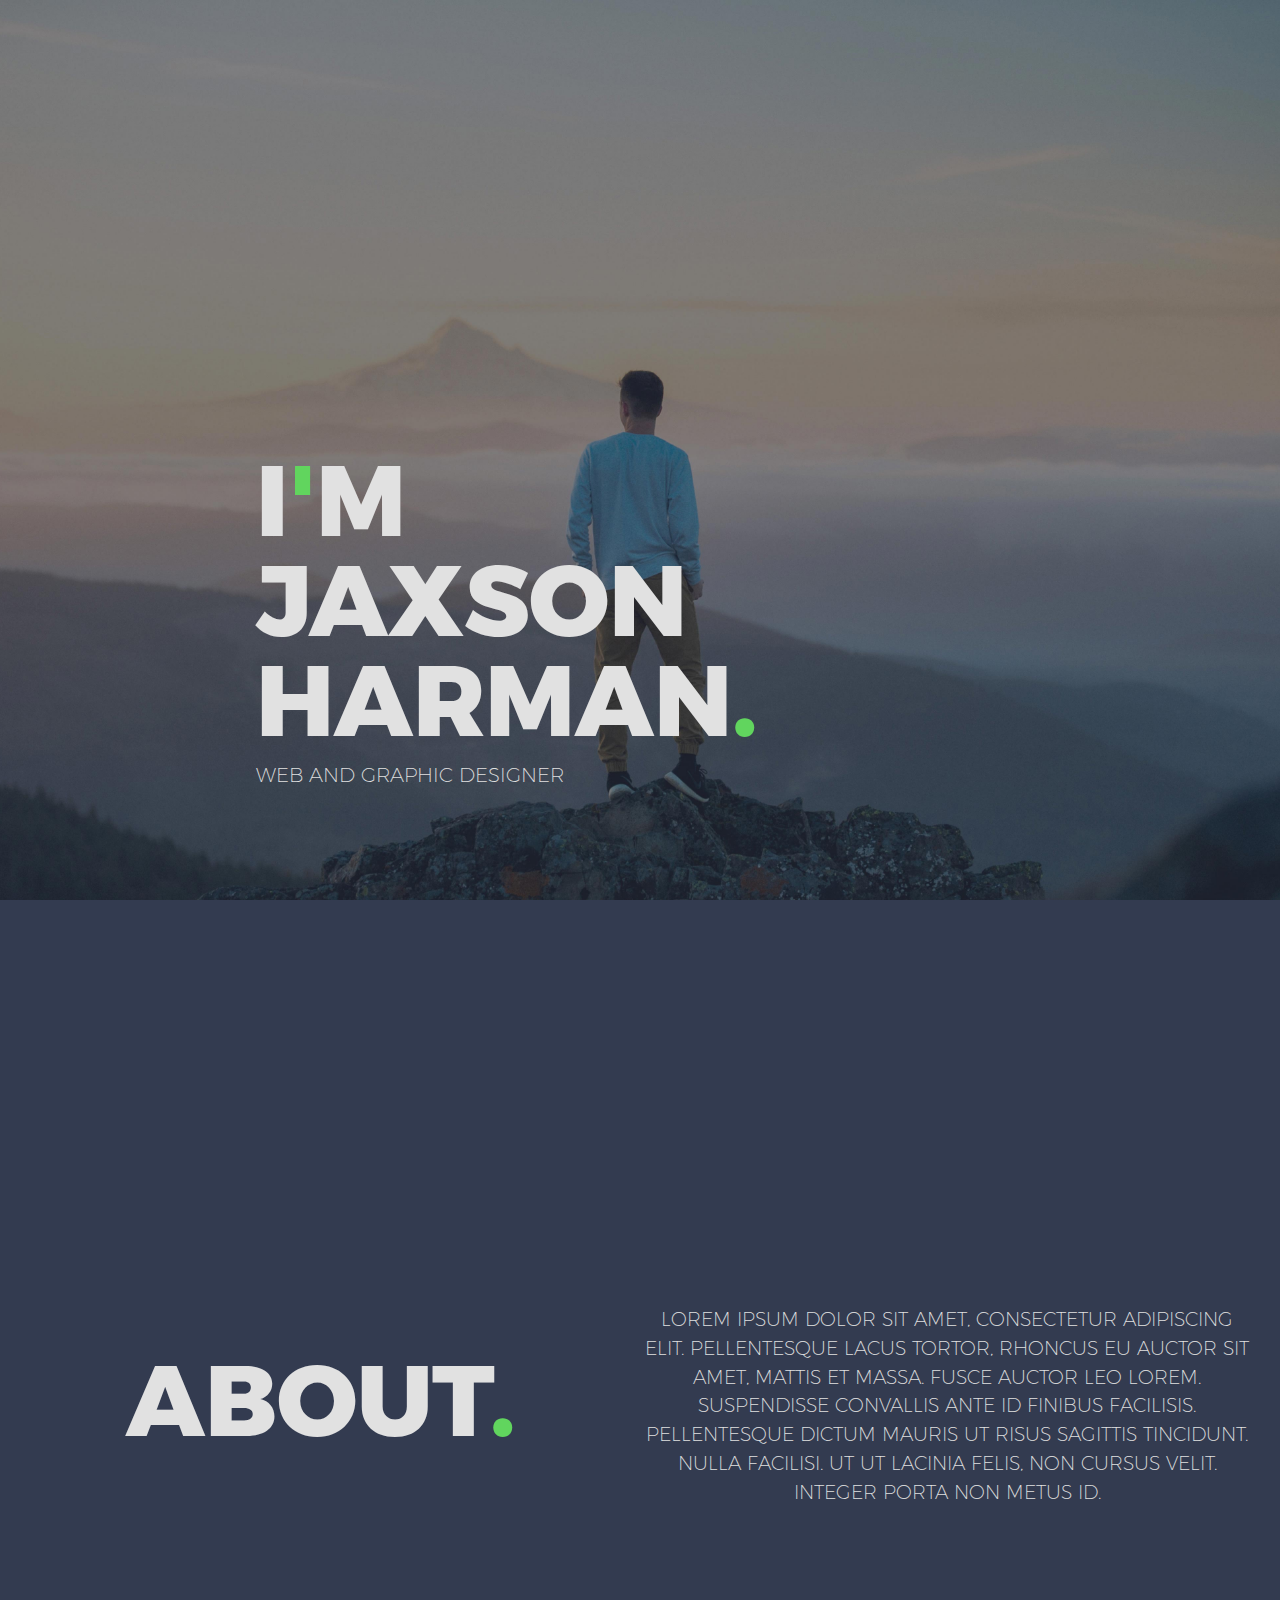
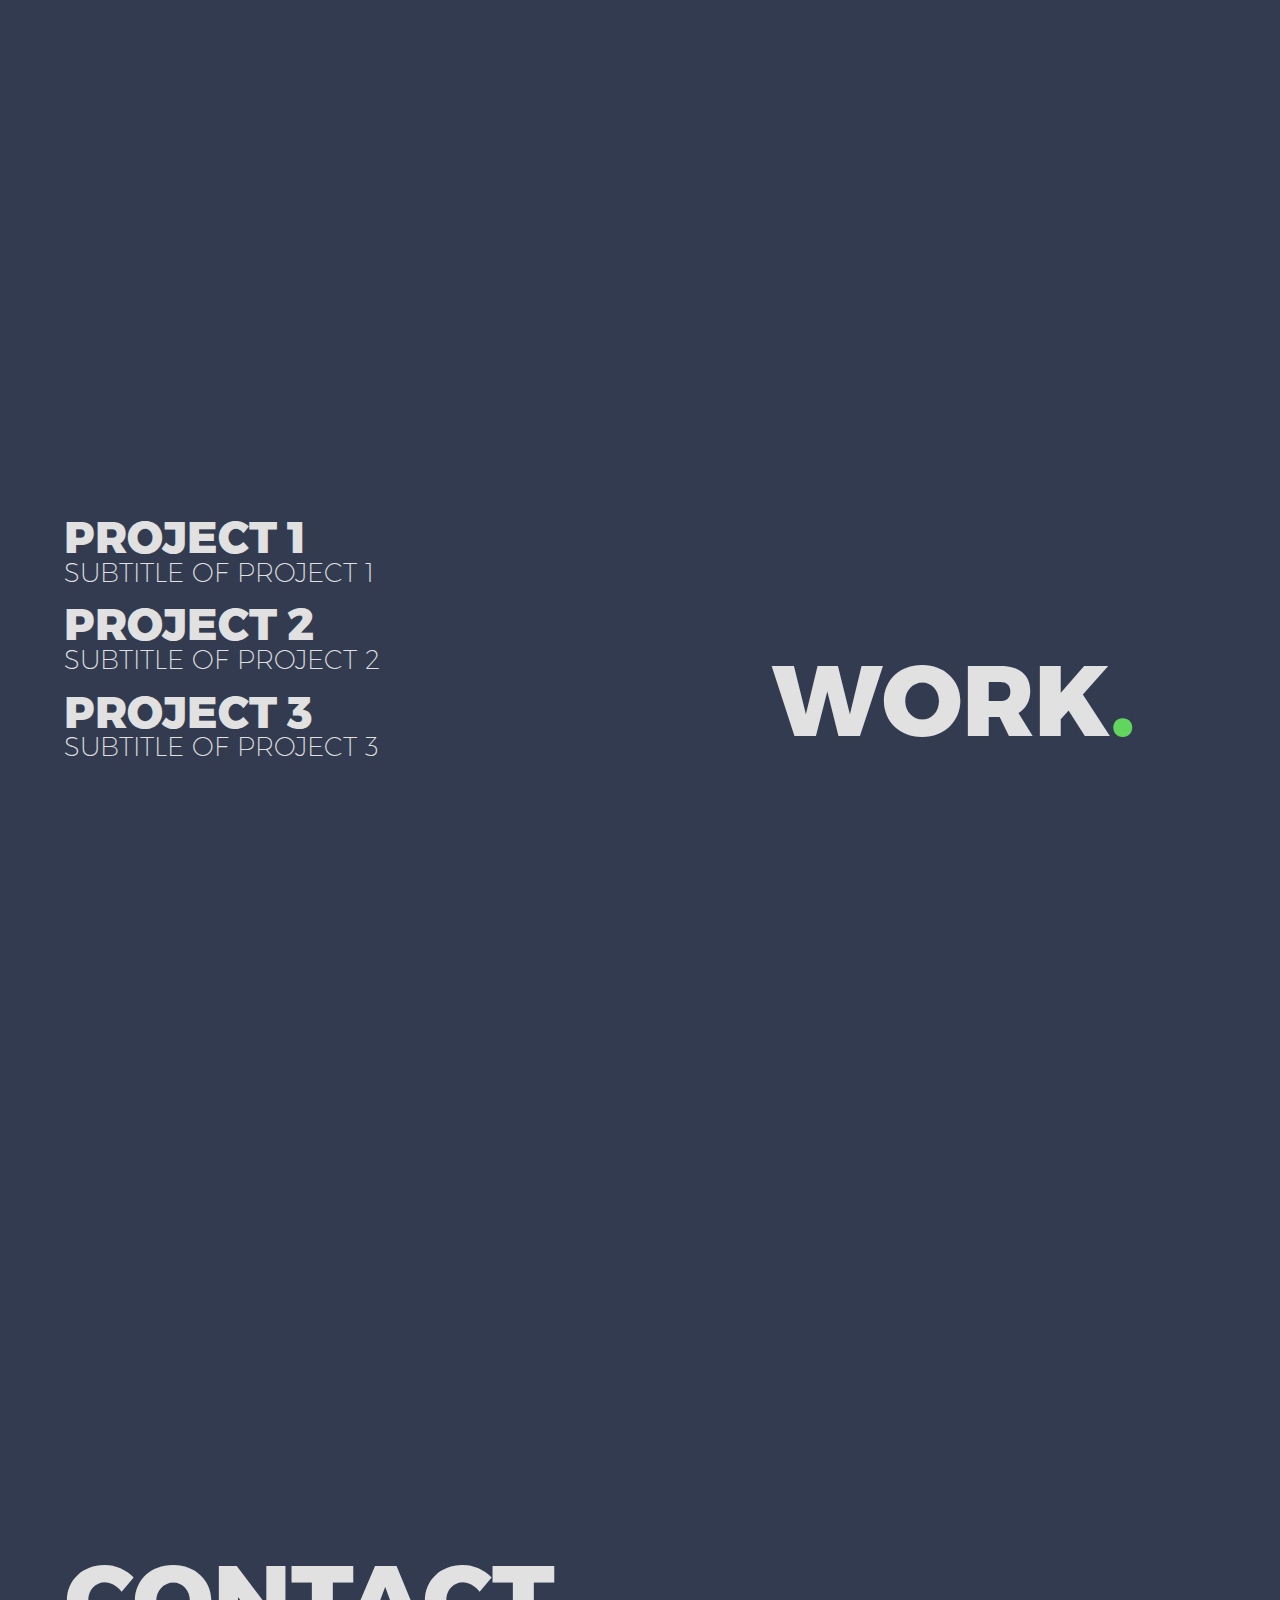
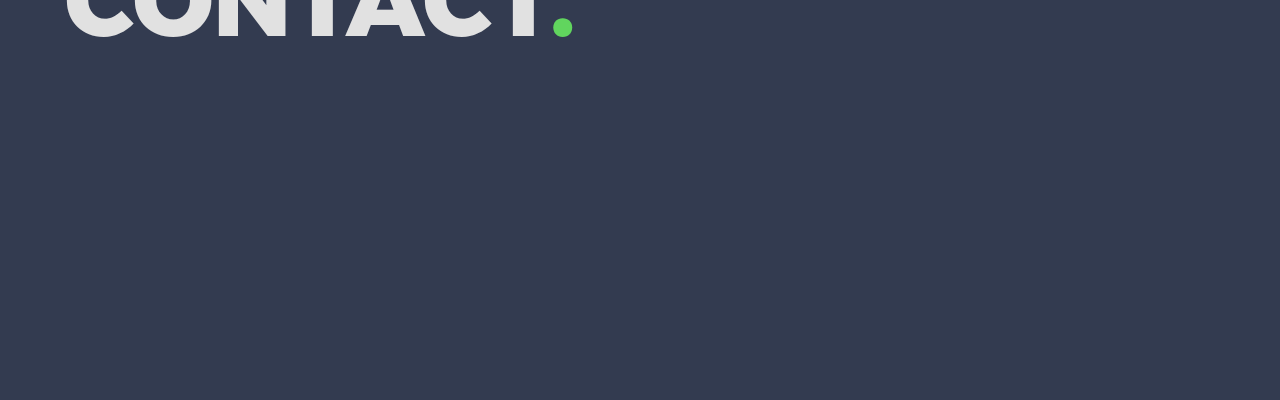
<file: design/index.html>
<!DOCTYPE html>
<html lang="en-US">

<head>
    <meta name="viewport" content="width=device-width, initial-scale=1">
    <meta http-equiv="x-ua-compatible" content="ie=edge">
    <title>JAXSON HARMAN</title>
    <meta http-equiv="Content-Type" content="text/html; charset=utf-8" />
    <meta charset="UTF-8">
    <!--Link Stylesheets-->
    <link type="text/css" rel="stylesheet" href="assets/css/style.css">
    <link type="text/css" rel="stylesheet" href="assets/css/reset.css">
    <link type="text/css" rel="stylesheet" href="assets/css/pulse.css">
</head>

<body>
    <!--Header-->
    <div class="header">
        <div class="text1">
            <h1><span class="text2">I</span><span class="text3">'</span><span class="text2">m</span></h1>
            <h1 class="text2">JAXSON</h1>
            <h1><span class="text2">HARMAN</span><span class="text3">.</span></h1>

            <h1 class="text4">Web And Graphic Designer</h1>
        </div>

    </div>

    <!--About-->
    <div class="about">
        <div class="text5">
            <h1><span class="text7">About</span><span class="text3">.</span></h1>
        </div>
    </div>

    <div class="abouttext">
        <p class="text6">Lorem ipsum dolor sit amet, consectetur adipiscing elit. Pellentesque lacus tortor, rhoncus eu auctor sit amet, mattis et massa. Fusce auctor leo lorem. Suspendisse convallis ante id finibus facilisis. Pellentesque dictum mauris ut risus sagittis
            tincidunt. Nulla facilisi. Ut ut lacinia felis, non cursus velit. Integer porta non metus id.</p>
    </div>


    <!--Work-->
<section id="work">
    <div class="container">
    <div class="worktext">
        <a href="#"><h2 class="text9">Project 1</h2></a>
        <p class="text11">Subtitle of Project 1</p>
            <br>
        <a href="#"><h2 class="text9">Project 2</h2></a>
        <p class="text11">Subtitle of Project 2</p>
            <br>
        <a href="#"><h2 class="text9">Project 3</h2></a>
        <p class="text11">Subtitle of Project 3</p>
        </div>
    </div>
    <div class="work">
        <div class="text8">
            <h1><span class="text7">Work</span><span class="text3">.</span></h1>
        </div>
    </div>
    </section> 


    
    
    
<!--Contact-->
<div class="contact">
  <div class="text10">
      <h1><span class="text7">Contact</span><span class="text3">.</span></h1>
  </div>
</div>













</body>
</html>
</file>
<file: design/assets/css/style.css>
html {
  background-color: #333b50;
}


/*Fonts*/
@font-face {
    font-family: 'black';
    src: url('../font/montserrat/black.WOFF') format('woff'), url('../font/montserrat/black.ttf') format('truetype');
    font-style: normal;
    font-weight: 400;
}
@font-face {
    font-family: 'bold';
    src: url('../font/montserrat/bold.WOFF') format('woff'), url('../font/montserrat/bold.ttf') format('truetype');
    font-style: normal;
    font-weight: 400;
}
@font-face {
    font-family: 'extrabold';
    src: url('../font/montserrat/extrabold.woff') format('woff'), url('../font/montserrat/extrabold.ttf') format('truetype');
    font-style: normal;
    font-weight: 400;
}
@font-face {
    font-family: 'hairline';
    src: url('../font/montserrat/hairline.woff') format('woff'), url('../font/montserrat/hairline.ttf') format('truetype');
    font-style: normal;
    font-weight: 400;
}
@font-face {
    font-family: 'light';
    src: url('../font/montserrat/light.woff') format('woff'), url('../font/montserrat/light.ttf') format('truetype');
    font-style: normal;
    font-weight: 400;
}
@font-face {
    font-family: 'regular';
    src: url('../font/montserrat/regular.woff') format('woff'), url('../font/montserrat/regular.woff') format('woff');
    font-style: normal;
    font-weight: 400;
}
@font-face {
    font-family: 'semibold';
    src: url('../font/montserrat/semibold.woff') format('woff'), url('../font/montserrat/semibold.woff') format('woff');
    font-style: normal;
    font-weight: 400;
}
@font-face {
    font-family: 'ultralight';
    src: url('../font/montserrat/ultralight.woff') format('woff'), url('../font/montserrat/ultralight.woff') format('woff');
}


/* Header */
.header {
  background-attachment: fixed;
  background-position: center;
  background-image: url(../img/bg.jpg);
  -moz-background-size: cover;
  -webkit-background-size: cover;
  -o-background-size: cover;
  background-size: cover;
  min-width: 100%;
  max-width: 1500px;
  height: 100vh;
  min-height: 100%;
  display: table;
}

.text1 {
  position: absolute;
  top: 50vh;
  left: 20%;
}

.text2 {
    font-family: "extrabold";
    color: #e1e1e1;
    text-transform: uppercase;
    font-size: 625%;
}

.text3 {
  font-family: "extrabold";
  color: #61d55e;
  text-transform: uppercase;
  font-size: 625%;
}

.text4 {
    font-family: "ultralight";
    color: #e1e1e1;
    text-transform: uppercase;
    font-size: 125%;
    line-height: 50px;
}

/* About */
.about {
  background-attachment: fixed;
  background-image: url(../img/aboutbg.jpg);
  -moz-background-size: cover;
  -webkit-background-size: cover;
  -o-background-size: cover;
  background-size: cover;
  min-width: 50%;
  max-width: 1500px;
  height: 100vh;
  min-height: 100%;
  display: table;
  background-position: center;
}

.text5 {
  position: absolute;
  top: 150vh;
  text-align: center;
  width: 50%;
  float: left
}

.abouttext{
    float: right;
    text-align: center;
    width: 50%;
    top: 145vh;
    position: absolute;
    left: 49vw;
}

.text6 {
    font-family: "ultralight";
    color: #e1e1e1;
    text-transform: uppercase;
    font-size: 120%;
    line-height: 1.5;
    padding: 0px 15px;
}

.text7 {
    font-family: "extrabold";
    color: #e1e1e1;
    text-transform: uppercase;
    font-size: 625%;
}

/* Work */
#work {
width: 100%;
height: 100vh;
}

.work {
  float: right;
  background-attachment: fixed;
  background-image: url(../img/workbg.jpg);
  -moz-background-size: cover;
  -webkit-background-size: cover;
  -o-background-size: cover;
  background-size: cover;
  width: 50%;
  max-width: 50%;
  height: 100vh;
  min-height: 100%;
  display: table;
}

.text8 {
  position: absolute;
  top: 250vh;
  text-align: center;
  width: 49%;
}

.worktext {
    float: left;
    text-align: left;
    width: 50%;
    top: 235vh;
    position: absolute; 
}

.text9 {
    font-family: "extrabold";
    color: #e1e1e1;
    text-transform: uppercase;
    font-size: 280%;
}

a {
    text-decoration: none;
}

.text11 {
    font-family:"ultralight";
    color:#e1e1e1;
    text-transform:uppercase;
    font-size:165.5%;
}




/* Contact */
.contact {
  float: left;
  background-attachment: fixed;
  background-image: url(../img/contactbg.jpg);
  -moz-background-size: cover;
  -webkit-background-size: cover;
  -o-background-size: cover;
  background-size: cover;
  background-position: center;
  width: 50%;
  max-width: 50%;
  height: 100vh;
  min-height: 100%;
  display: table;
  position: absolute;
  top: 300vh;
}

.text10 {
  top: 50vh;
  position: absolute;
  text-align: center;
  width: 100%;
}
</file>
<file: design/assets/css/pulse.css>
/* --------------------------------

Pulse 1.0.0
Copyright 2016, Jamie Curd
https://github.com/jamiecurd/pulse
MIT License

-------------------------------- */

/*----------------------
  Base/Main Styles
----------------------*/
* {
    box-sizing: border-box;
}


/*Container*/
.container {
    margin: auto;
    width: 90%;
    padding: 0px;
}

/*Change link styles*/



/*----------------------
  Buttons
----------------------*/
/*Filled(standerd) button*/
.btn, button {
  outline: none;
  border: none;
  padding: 1em 3.0em;
  border-radius: .35em;
  text-decoration: none;
  font-weight: 600;
  font-size: 1em;
  letter-spacing: 1px;
  overflow: hidden;
  background: #000000;
  color: #fff
}

.btn:hover, button:hover, [type=submit]:hover {
  -webkit-transition: all 60ms ease;
  transition: all 60ms ease;
  opacity: .85;
}

/*Outlined Button*/
.btn-outline {
  border: 3px solid #000;
  color: #000;
  background: transparent;
  transition: all 0.5s ease;
}

/*----------------------
  Colors
----------------------*/
/*Black*/
.black {
  background-color: #000 !important;
}

.black-text {
  color: #000 !important;
}

/*White*/
.white {
  background-color: #fff !important;
}

.white-text {
  color: #fff !important;
}

/*Grey*/
.grey {
  background-color: #4A4A4A !important;
}

.grey-text {
  color: #4A4A4A !important;
}

/*Red*/
.red {
  background-color: #ff3300 !important;
}

.red-text {
  color: #ff3300 !important;
}

.darkred {
  background-color: #e60000 !important;
}

.darkred-text {
  color: #e60000 !important;
}

/*Green*/
.green {
  background-color: #8bea7d !important;
}

.green-text {
  color: #8bea7d !important;
}

.darkgreen {
  background-color: #2eb82e !important;
}

.darkgreen-text {
  color: #2eb82e !important;
}

/*Blue*/
.blue {
  background-color: #4dd2ff !important;
}

.blue-text {
  color: #4dd2ff !important;
}

.darkblue {
  background-color: #0099cc !important;
}

.darkblue-text {
  color: #0099cc !important;
}

/*----------------------
  Grid
----------------------*/
.col-1 {width: 8.33%;}
.col-2 {width: 16.66%;}
.col-3 {width: 25%;}
.col-4 {width: 33.33%;}
.col-5 {width: 41.66%;}
.col-6 {width: 50%;}
.col-7 {width: 58.33%;}
.col-8 {width: 66.66%;}
.col-9 {width: 75%;}
.col-10 {width: 83.33%;}
.col-11 {width: 91.66%;}
.col-12 {width: 100%;}

[class*="col-"] {
    float: left;
    padding: 0px;
}

.row::after {
    content: "";
    clear: both;
    display: block;
}

/*----------------------
  Lists
----------------------*/
ul {
  list-style: circle inside;
}

ol {
  list-style: decimal inside;
}

/*----------------------
  Misc
----------------------*/
/*Blockquote*/
blockquote {
  margin: 20px 0;
  padding-left: 1.5em;
  border-left: 7px solid #33adff;
}

/*Responsive Images*/
.resimg {
    max-width: 100%;
    height: auto;
    display: block;
}

/*Floating*/
.float-left {
  float: left;
}

.float-right {
  float: right;
}

/*Text Align*/
.text-left {
  text-align: left;
}

.text-right {
  text-align: right;
}

.text-center {
  text-align: center;
}

/*Centerd Objects*/
.centered {
  display:block;
  float:none;
  margin-right:auto;
  margin-left:auto
}
</file>
